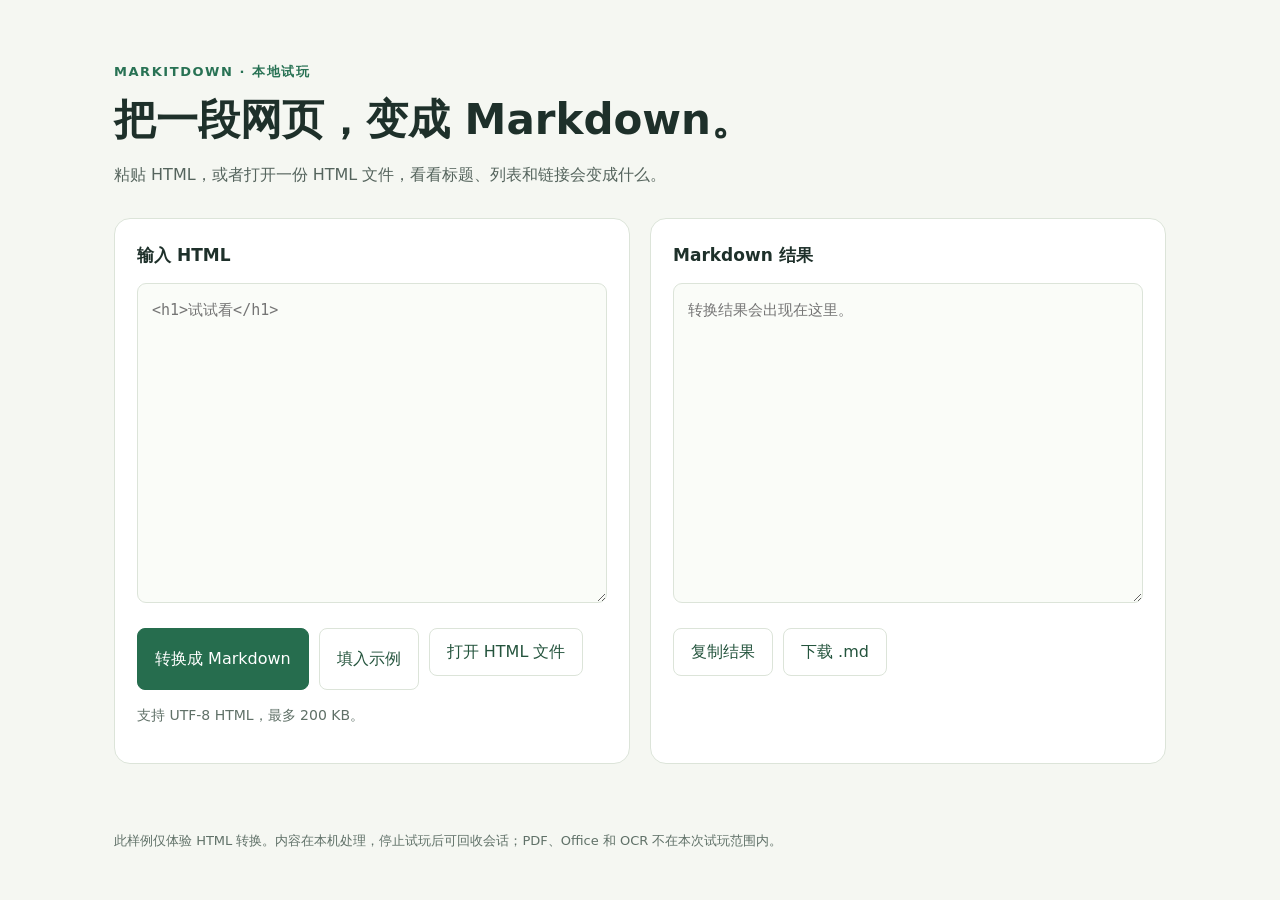
<file: examples/markitdown/index.html>
<!doctype html>
<html lang="zh-CN">
<head>
  <meta charset="utf-8"><meta name="viewport" content="width=device-width, initial-scale=1">
  <title>MarkItDown · HTML 转 Markdown</title>
  <style>
    :root{font-family:system-ui,-apple-system,"Segoe UI",sans-serif;color:#1e302a;background:#f5f7f2;line-height:1.65}
    *{box-sizing:border-box}body{margin:0}main{max-width:1100px;margin:auto;padding:48px 24px}
    .eyebrow{font-size:13px;letter-spacing:.12em;color:#287254;font-weight:700}h1{font-size:clamp(28px,5vw,42px);line-height:1.2;margin:12px 0}
    .intro{color:#55645d;margin-bottom:30px}.workspace{display:grid;grid-template-columns:1fr 1fr;gap:20px}
    .panel{background:#fff;border:1px solid #dce4d9;border-radius:16px;padding:22px;min-width:0}
    label,.panel h2{display:block;font-weight:650;font-size:17px;margin:0 0 14px}
    textarea{resize:vertical;width:100%;min-height:320px;padding:14px;border:1px solid #dce4d9;border-radius:9px;font:15px/1.65 ui-monospace,monospace;background:#fafcf8;color:#21372d}
    textarea:focus{outline:2px solid #2a7958;outline-offset:2px}.actions{display:flex;gap:10px;flex-wrap:wrap;margin-top:16px}
    button,.file-button{display:inline-flex;align-items:center;justify-content:center;min-height:44px;padding:10px 17px;border:1px solid #dce4d9;border-radius:8px;background:white;color:#24543d;font:inherit;cursor:pointer}
    .primary{background:#266d4e;color:white;border-color:#266d4e}button:disabled{opacity:.5;cursor:wait}#file{display:none}
    .note,#status{font-size:14px;color:#607168}#status{min-height:24px;margin-top:18px}footer{margin-top:24px;color:#607168;font-size:13px}
    @media(max-width:700px){main{padding:30px 16px}.workspace{grid-template-columns:1fr}.panel{padding:18px}textarea{font-size:16px;min-height:240px}}
  </style>
</head>
<body><main>
  <p class="eyebrow">MARKITDOWN · 本地试玩</p>
  <h1>把一段网页，变成 Markdown。</h1>
  <p class="intro">粘贴 HTML，或者打开一份 HTML 文件，看看标题、列表和链接会变成什么。</p>
  <div class="workspace">
    <section class="panel"><label for="html-input">输入 HTML</label>
      <textarea id="html-input" spellcheck="false" placeholder="<h1>试试看</h1>"></textarea>
      <div class="actions"><button class="primary" id="convert" type="button">转换成 Markdown</button><button id="sample" type="button">填入示例</button><label class="file-button" for="file">打开 HTML 文件</label><input id="file" type="file" accept=".html,.htm,text/html"></div>
      <p class="note">支持 UTF-8 HTML，最多 200 KB。</p>
    </section>
    <section class="panel"><label for="markdown-output">Markdown 结果</label>
      <textarea id="markdown-output" readonly placeholder="转换结果会出现在这里。"></textarea>
      <div class="actions"><button id="copy" type="button">复制结果</button><button id="download" type="button">下载 .md</button></div>
    </section>
  </div>
  <p id="status" role="status" aria-live="polite"></p>
  <footer>此样例仅体验 HTML 转换。内容在本机处理，停止试玩后可回收会话；PDF、Office 和 OCR 不在本次试玩范围内。</footer>
</main><script>
  const input=document.getElementById('html-input'),output=document.getElementById('markdown-output'),status=document.getElementById('status');
  document.getElementById('sample').onclick=()=>{input.value='<h1>我的第一次试玩</h1>\n<p>让一段网页变成可以编辑的笔记。</p>\n<ul><li>保留标题</li><li>保留列表</li></ul>\n<p><a href="https://github.com/microsoft/markitdown">查看 MarkItDown</a></p>';status.textContent='示例已填入，可以开始转换。';};
  document.getElementById('file').onchange=async e=>{const file=e.target.files[0];if(!file)return;if(file.size>200000){status.textContent='文件超过 200 KB，请换一份较小的 HTML。';return;}input.value=await file.text();status.textContent='已打开 '+file.name;};
  document.getElementById('convert').onclick=async e=>{const button=e.target;button.disabled=true;status.textContent='正在转换…';try{const response=await fetch('/convert',{method:'POST',headers:{'Content-Type':'application/json'},body:JSON.stringify({html:input.value})});const result=await response.json();if(!response.ok)throw Error(result.error);output.value=result.markdown;status.textContent='转换完成。可以复制或下载结果。';}catch(error){status.textContent=error.message;}finally{button.disabled=false;}};
  document.getElementById('copy').onclick=async()=>{if(!output.value)return;try{await navigator.clipboard.writeText(output.value);status.textContent='已复制。';}catch{output.select();status.textContent='请选择并复制结果。';}};
  document.getElementById('download').onclick=()=>{if(!output.value)return;const url=URL.createObjectURL(new Blob([output.value],{type:'text/markdown;charset=utf-8'}));const link=document.createElement('a');link.href=url;link.download='converted.md';link.click();URL.revokeObjectURL(url);};
</script></body></html>
</file>
